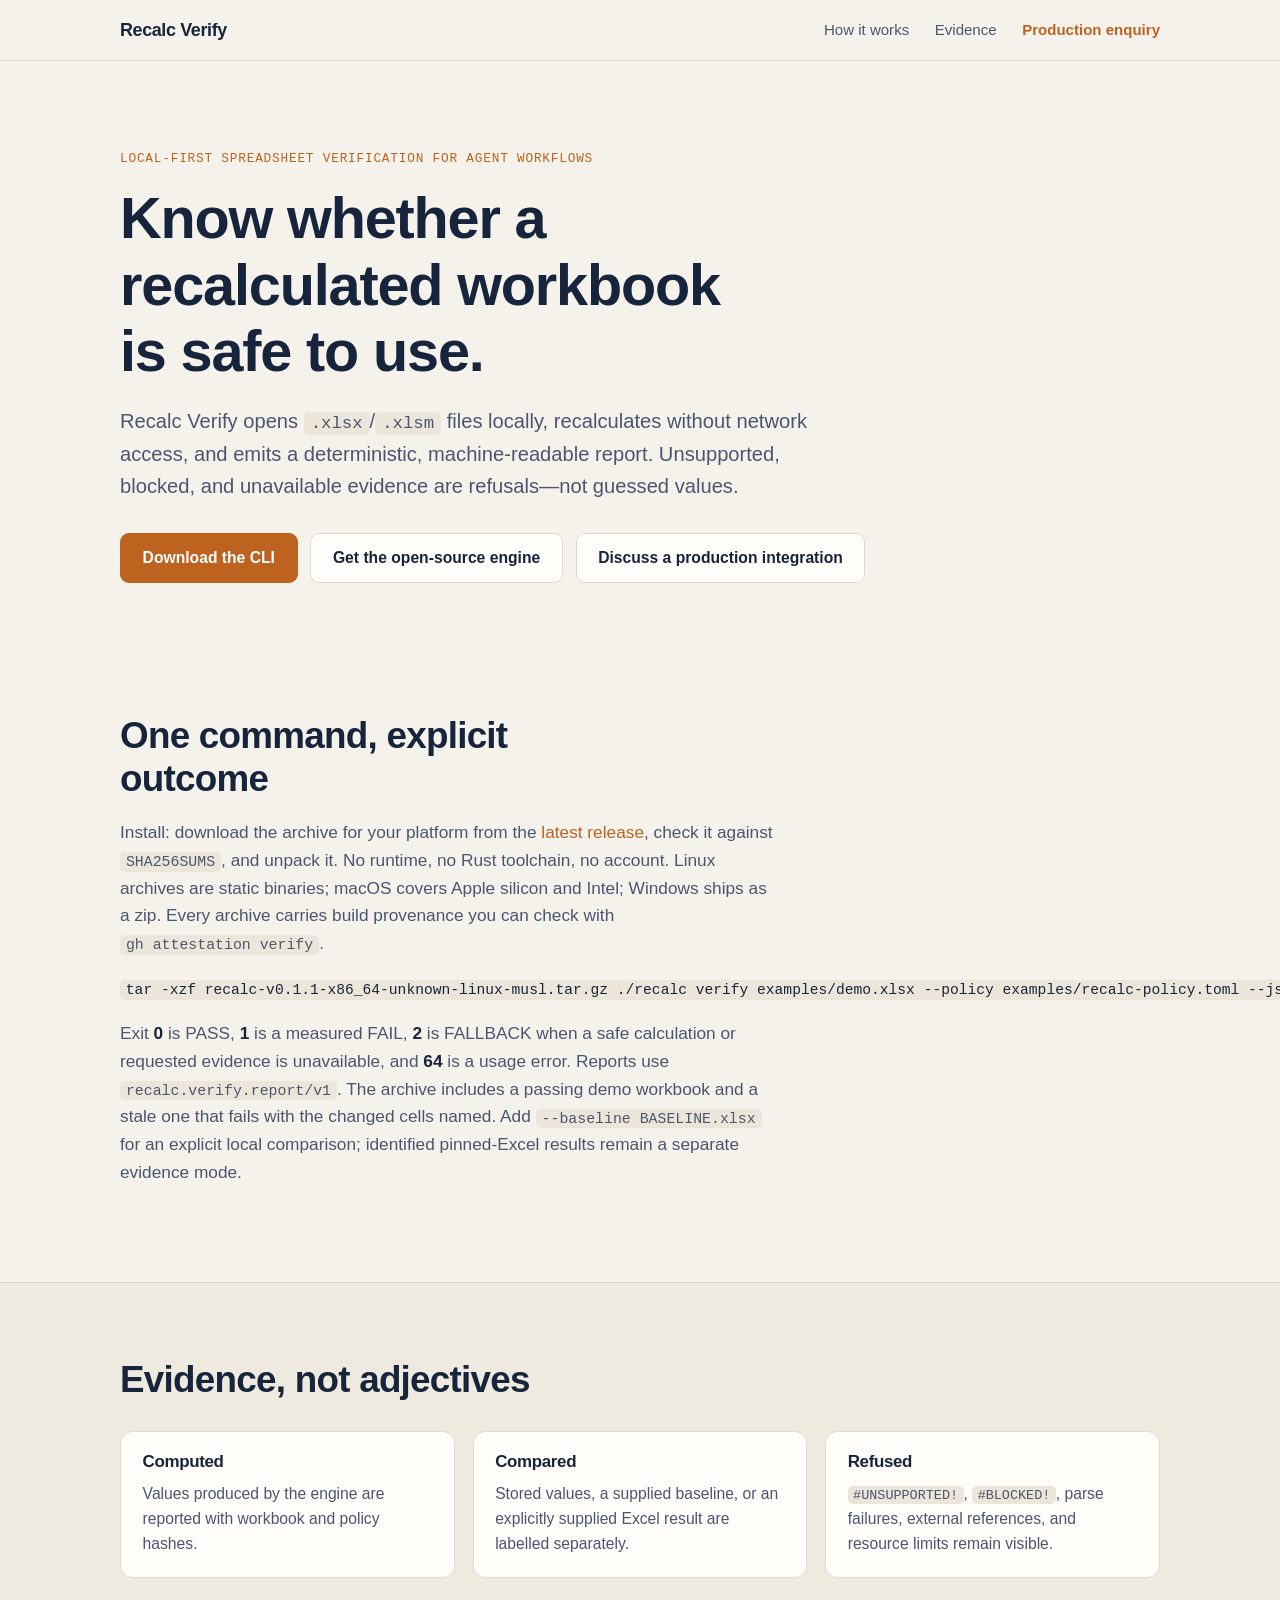
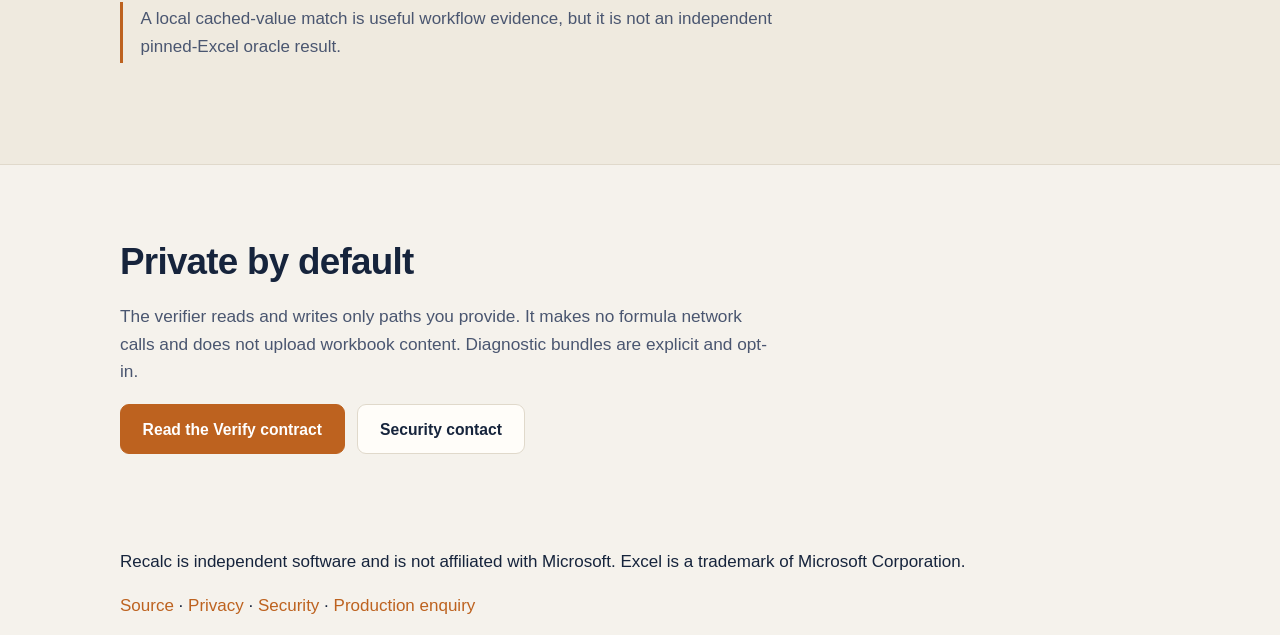
<file: index.html>
<!doctype html>
<html lang="en"><head><meta charset="utf-8"><meta name="viewport" content="width=device-width, initial-scale=1">
<title>Recalc Verify — local spreadsheet verification</title>
<link rel="canonical" href="https://recalc.tech/">
<meta name="description" content="Local-first spreadsheet verification with explicit evidence labels.">
<link rel="stylesheet" href="styles.css"></head><body>
<header class="site"><div class="container bar"><a class="brand" href="#top">Recalc Verify</a><nav class="nav"><a href="#how">How it works</a><a href="#evidence">Evidence</a><a class="nav-cta" href="mailto:info@recalc.tech?subject=Recalc%20Verify">Production enquiry</a></nav></div></header>
<main id="top"><section class="hero"><div class="container"><p class="eyebrow">Local-first spreadsheet verification for agent workflows</p><h1>Know whether a recalculated workbook is safe to use.</h1><p class="lede">Recalc Verify opens <code>.xlsx</code>/<code>.xlsm</code> files locally, recalculates without network access, and emits a deterministic, machine-readable report. Unsupported, blocked, and unavailable evidence are refusals—not guessed values.</p><div class="cta-row"><a class="btn primary" href="https://github.com/recalc-engine/recalc-engine/releases/latest">Download the CLI</a><a class="btn" href="https://github.com/recalc-engine/recalc-engine">Get the open-source engine</a><a class="btn" href="mailto:info@recalc.tech?subject=Recalc%20Verify%20production">Discuss a production integration</a></div></div></section>
<section class="section" id="how"><div class="container"><h2>One command, explicit outcome</h2><p class="section-lede">Install: download the archive for your platform from the <a href="https://github.com/recalc-engine/recalc-engine/releases/latest">latest release</a>, check it against <code>SHA256SUMS</code>, and unpack it. No runtime, no Rust toolchain, no account. Linux archives are static binaries; macOS covers Apple silicon and Intel; Windows ships as a zip. Every archive carries build provenance you can check with <code>gh attestation verify</code>.</p><pre><code>tar -xzf recalc-v0.1.1-x86_64-unknown-linux-musl.tar.gz
./recalc verify examples/demo.xlsx --policy examples/recalc-policy.toml --json report.json</code></pre><p class="section-lede">Exit <strong>0</strong> is PASS, <strong>1</strong> is a measured FAIL, <strong>2</strong> is FALLBACK when a safe calculation or requested evidence is unavailable, and <strong>64</strong> is a usage error. Reports use <code>recalc.verify.report/v1</code>. The archive includes a passing demo workbook and a stale one that fails with the changed cells named. Add <code>--baseline BASELINE.xlsx</code> for an explicit local comparison; identified pinned-Excel results remain a separate evidence mode.</p></div></section>
<section class="section band" id="evidence"><div class="container"><h2>Evidence, not adjectives</h2><div class="pillars"><div class="pillar"><h3>Computed</h3><p>Values produced by the engine are reported with workbook and policy hashes.</p></div><div class="pillar"><h3>Compared</h3><p>Stored values, a supplied baseline, or an explicitly supplied Excel result are labelled separately.</p></div><div class="pillar"><h3>Refused</h3><p><code>#UNSUPPORTED!</code>, <code>#BLOCKED!</code>, parse failures, external references, and resource limits remain visible.</p></div></div><p class="aside">A local cached-value match is useful workflow evidence, but it is not an independent pinned-Excel oracle result.</p></div></section>
<section class="section"><div class="container"><h2>Private by default</h2><p class="section-lede">The verifier reads and writes only paths you provide. It makes no formula network calls and does not upload workbook content. Diagnostic bundles are explicit and opt-in.</p><div class="cta-row"><a class="btn primary" href="https://github.com/recalc-engine/recalc-engine/blob/main/docs/specs/recalc-verify-v1.md">Read the Verify contract</a><a class="btn" href="mailto:security@recalc.tech?subject=Recalc%20security">Security contact</a></div></div></section></main>
<footer class="footer"><div class="container"><p>Recalc is independent software and is not affiliated with Microsoft. Excel is a trademark of Microsoft Corporation.</p><p><a href="https://github.com/recalc-engine/recalc-engine">Source</a> · <a href="privacy">Privacy</a> · <a href="security">Security</a> · <a href="mailto:info@recalc.tech?subject=Recalc%20Verify">Production enquiry</a></p></div></footer></body></html>
</file>
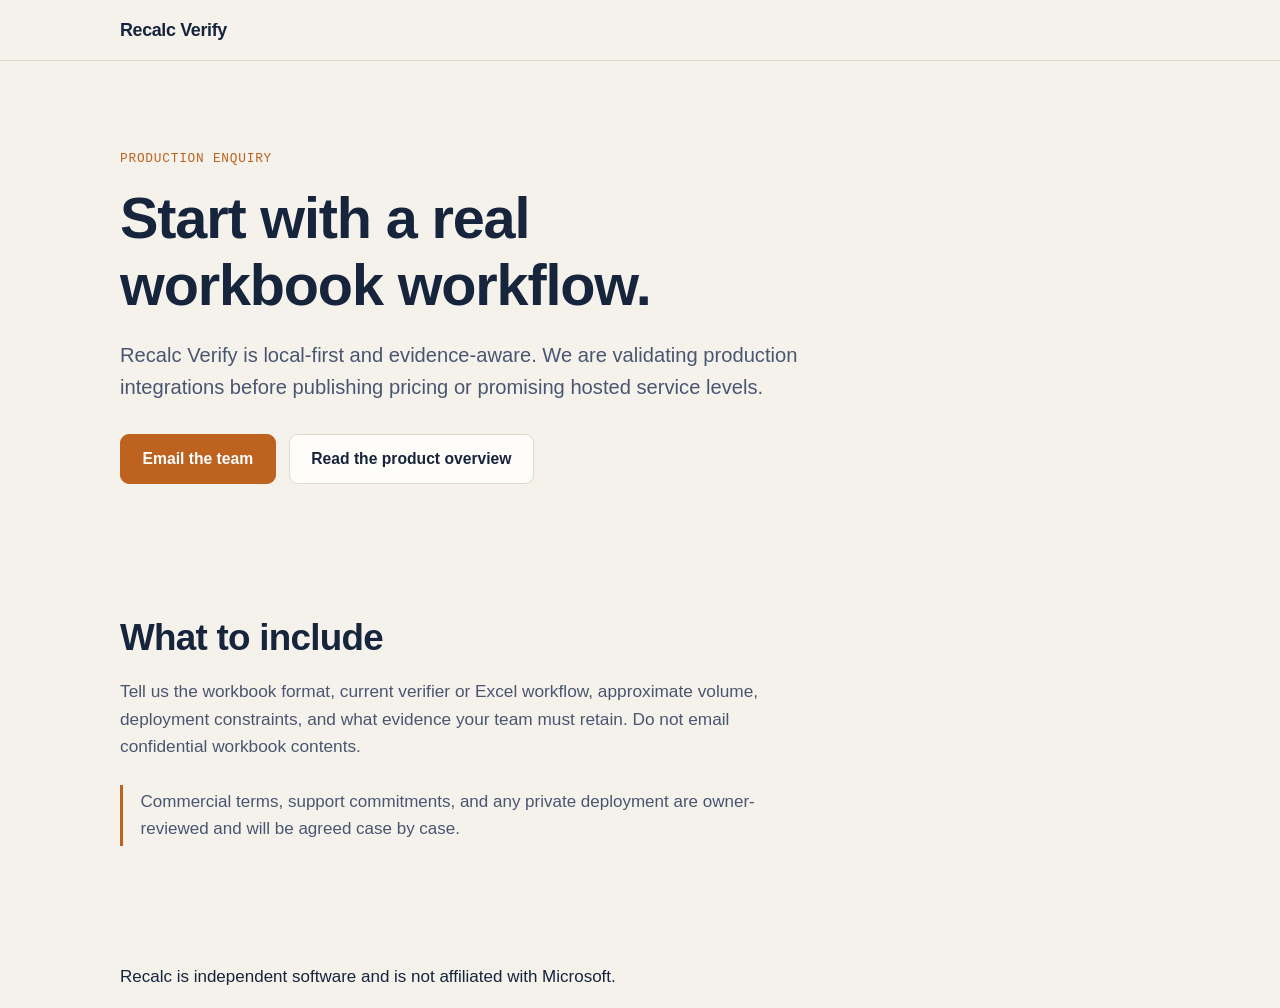
<file: pricing.html>
<!doctype html><html lang="en"><head><meta charset="utf-8"><meta name="viewport" content="width=device-width, initial-scale=1"><title>Recalc Verify — production enquiry</title><link rel="canonical" href="https://recalc.tech/pricing"><meta name="description" content="Talk with the Recalc team about production spreadsheet verification."><link rel="stylesheet" href="styles.css"></head><body><header class="site"><div class="container bar"><a class="brand" href="/">Recalc Verify</a></div></header><main><section class="hero"><div class="container"><p class="eyebrow">Production enquiry</p><h1>Start with a real workbook workflow.</h1><p class="lede">Recalc Verify is local-first and evidence-aware. We are validating production integrations before publishing pricing or promising hosted service levels.</p><div class="cta-row"><a class="btn primary" href="mailto:info@recalc.tech?subject=Recalc%20Verify%20production%20enquiry">Email the team</a><a class="btn" href="/">Read the product overview</a></div></div></section><section class="section"><div class="container"><h2>What to include</h2><p class="section-lede">Tell us the workbook format, current verifier or Excel workflow, approximate volume, deployment constraints, and what evidence your team must retain. Do not email confidential workbook contents.</p><p class="aside">Commercial terms, support commitments, and any private deployment are owner-reviewed and will be agreed case by case.</p></div></section></main><footer class="footer"><div class="container"><p>Recalc is independent software and is not affiliated with Microsoft.</p></div></footer></body></html>
</file>
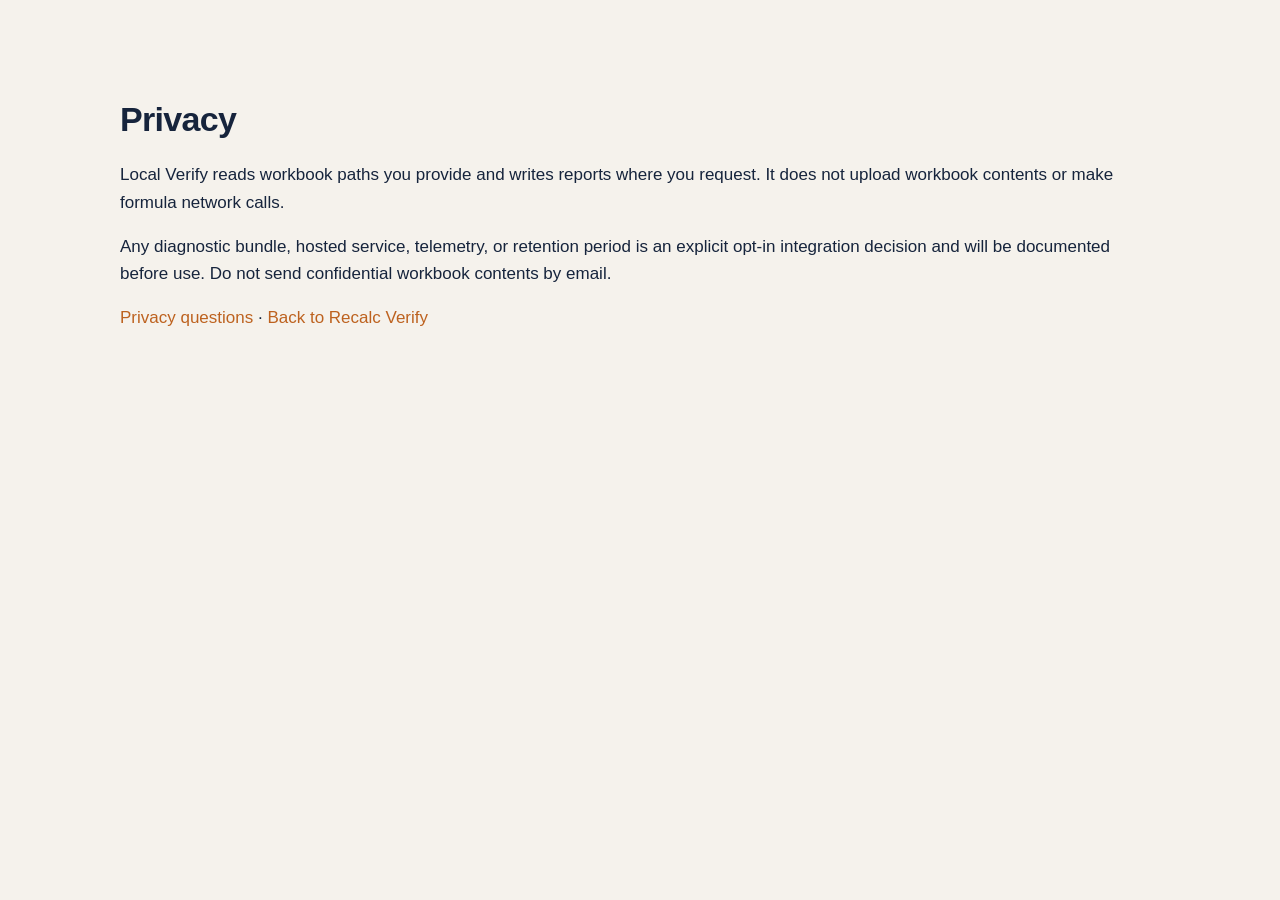
<file: privacy.html>
<!doctype html><html lang="en"><head><meta charset="utf-8"><meta name="viewport" content="width=device-width, initial-scale=1"><title>Recalc Verify — privacy</title><link rel="canonical" href="https://recalc.tech/privacy"><link rel="stylesheet" href="styles.css"></head><body><main class="section"><div class="container"><h1>Privacy</h1><p>Local Verify reads workbook paths you provide and writes reports where you request. It does not upload workbook contents or make formula network calls.</p><p>Any diagnostic bundle, hosted service, telemetry, or retention period is an explicit opt-in integration decision and will be documented before use. Do not send confidential workbook contents by email.</p><p><a href="mailto:security@recalc.tech?subject=Recalc%20privacy">Privacy questions</a> · <a href="/">Back to Recalc Verify</a></p></div></main></body></html>
</file>
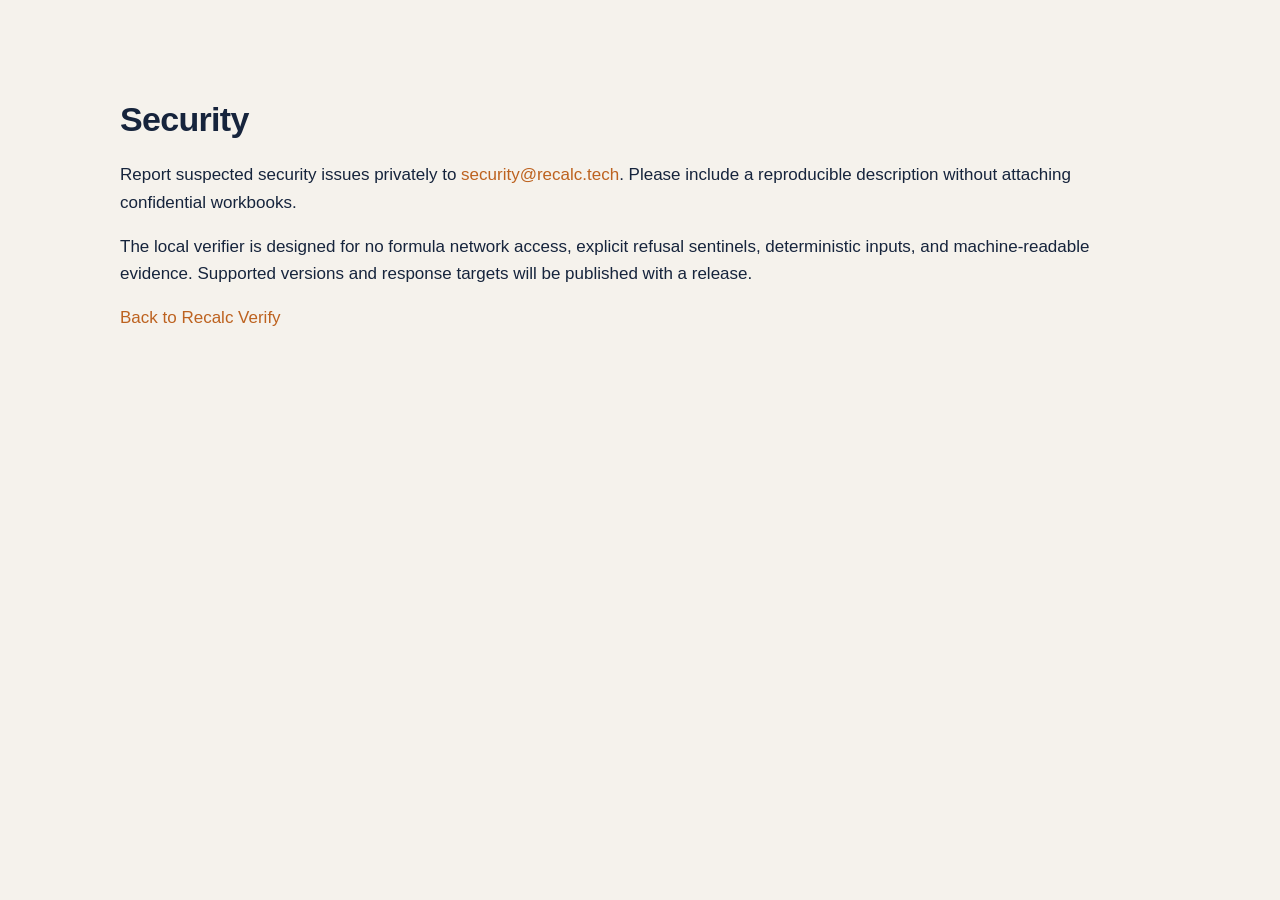
<file: security.html>
<!doctype html><html lang="en"><head><meta charset="utf-8"><meta name="viewport" content="width=device-width, initial-scale=1"><title>Recalc Verify — security</title><link rel="canonical" href="https://recalc.tech/security"><link rel="stylesheet" href="styles.css"></head><body><main class="section"><div class="container"><h1>Security</h1><p>Report suspected security issues privately to <a href="mailto:security@recalc.tech?subject=Recalc%20security">security@recalc.tech</a>. Please include a reproducible description without attaching confidential workbooks.</p><p>The local verifier is designed for no formula network access, explicit refusal sentinels, deterministic inputs, and machine-readable evidence. Supported versions and response targets will be published with a release.</p><p><a href="/">Back to Recalc Verify</a></p></div></main></body></html>
</file>
<file: styles.css>
/* Recalc — static product site styles. Ink navy + one warm accent.
   Shares the visual system of the Sheetmark site so the two properties
   read as one family. Hand-written, self-contained, light + dark. */

:root {
  color-scheme: light dark;

  --bg:        #f5f2ec;
  --bg-elev:   #fffdf9;
  --bg-band:   #efeadf;
  --ink:       #16243c;
  --ink-soft:  #4a5670;
  --ink-faint: #6b7488;
  --line:      #e0d9cb;
  --line-soft: #ece6da;
  --accent:    #bd621f;
  --accent-in: #ffffff;
  --matched:   #1f3a63;
  --declined:  #c9a86a;
  --mismatch:  #c2551b;
  --code-bg:   #ece6da;
  --term-bg:   #14202f;
  --term-ink:  #e9edf4;
  --term-dim:  #7f93ad;
  --term-accent: #e6913f;

  --maxw: 70rem;
  --radius: 12px;
  --mono: ui-monospace, "SF Mono", "SFMono-Regular", "Menlo", "Consolas", monospace;
  --sans: -apple-system, BlinkMacSystemFont, "Segoe UI", Roboto, Helvetica, Arial, sans-serif;
}

@media (prefers-color-scheme: dark) {
  :root {
    --bg:        #0a1420;
    --bg-elev:   #101d2e;
    --bg-band:   #0d1826;
    --ink:       #e9edf4;
    --ink-soft:  #a3b2c8;
    --ink-faint: #79879d;
    --line:      #1e2d43;
    --line-soft: #182437;
    --accent:    #e6913f;
    --accent-in: #10131a;
    --matched:   #4f7bb8;
    --declined:  #b99a5d;
    --mismatch:  #e06a2c;
    --code-bg:   #17263a;
    --term-bg:   #0c1826;
    --term-ink:  #e9edf4;
    --term-dim:  #6b7d96;
    --term-accent: #e6913f;
  }
}

* { box-sizing: border-box; }

html { -webkit-text-size-adjust: 100%; }

body {
  margin: 0;
  background: var(--bg);
  color: var(--ink);
  font-family: var(--sans);
  font-size: 17px;
  line-height: 1.6;
  -webkit-font-smoothing: antialiased;
  text-rendering: optimizeLegibility;
}

.container {
  width: 100%;
  max-width: var(--maxw);
  margin-inline: auto;
  padding-inline: clamp(1.1rem, 4vw, 2.5rem);
}

a { color: var(--accent); text-decoration: none; }
a:hover { text-decoration: underline; text-underline-offset: 3px; }

code {
  font-family: var(--mono);
  font-size: 0.86em;
  background: var(--code-bg);
  padding: 0.12em 0.4em;
  border-radius: 5px;
  white-space: nowrap;
}

h1, h2, h3 { line-height: 1.15; letter-spacing: -0.02em; font-weight: 650; }

/* ---------- Header ---------- */

.site {
  position: sticky;
  top: 0;
  z-index: 10;
  background: color-mix(in srgb, var(--bg) 86%, transparent);
  backdrop-filter: saturate(1.4) blur(10px);
  border-bottom: 1px solid var(--line);
}
.bar {
  display: flex;
  align-items: center;
  justify-content: space-between;
  min-height: 60px;
  gap: 1rem;
}
.brand {
  color: var(--ink);
  font-weight: 680;
  letter-spacing: -0.02em;
  font-size: 1.12rem;
}
.brand:hover { text-decoration: none; }
.nav { display: flex; gap: clamp(0.7rem, 2.4vw, 1.6rem); font-size: 0.94rem; align-items: center; }
.nav a { color: var(--ink-soft); white-space: nowrap; }
.nav a:hover { color: var(--accent); text-decoration: none; }
.nav a.nav-cta {
  color: var(--accent);
  font-weight: 600;
}
.nav-hide { }
@media (max-width: 720px) {
  .nav-hide { display: none; }
}

/* ---------- Hero ---------- */

.hero { padding-block: clamp(3rem, 8vw, 5.5rem) clamp(2rem, 5vw, 3.5rem); }
.eyebrow {
  font-family: var(--mono);
  font-size: 0.8rem;
  letter-spacing: 0.06em;
  text-transform: uppercase;
  color: var(--accent);
  margin: 0 0 1rem;
}
.hero h1 {
  font-size: clamp(2.05rem, 6vw, 3.6rem);
  margin: 0 0 1.3rem;
  max-width: 20ch;
}
.hero h1 .hl { color: var(--matched); }
@media (prefers-color-scheme: dark) { .hero h1 .hl { color: var(--accent); } }

.lede {
  font-size: clamp(1.05rem, 2.2vw, 1.26rem);
  color: var(--ink-soft);
  max-width: 62ch;
  margin: 0 0 1.9rem;
}
.lede em { color: var(--ink); font-style: normal; font-weight: 600; }

.cta-row { display: flex; flex-wrap: wrap; gap: 0.8rem; align-items: center; }
.btn {
  display: inline-block;
  padding: 0.72rem 1.35rem;
  border-radius: 9px;
  border: 1px solid var(--line);
  font-weight: 600;
  font-size: 0.98rem;
  color: var(--ink);
  background: var(--bg-elev);
  transition: transform 0.06s ease, border-color 0.15s ease;
}
.btn:hover { text-decoration: none; border-color: var(--accent); transform: translateY(-1px); }
.btn.primary { background: var(--accent); color: var(--accent-in); border-color: var(--accent); }
.btn.primary:hover { filter: brightness(1.05); }

/* Hero grid figure — the same cell-grid motif as Sheetmark */
.grid-figure { margin-top: clamp(2.2rem, 6vw, 3.6rem); max-width: 560px; }
.grid-figure .cell rect { stroke: var(--line-soft); stroke-width: 1; }
.cell.matched  rect { fill: color-mix(in srgb, var(--matched) 20%, var(--bg-elev)); }
.cell.declined rect { fill: color-mix(in srgb, var(--declined) 40%, var(--bg-elev)); }
.cell.mismatch rect { fill: var(--mismatch); }
.grid-legend {
  list-style: none;
  display: flex;
  flex-wrap: wrap;
  gap: 0.5rem 1.4rem;
  padding: 0;
  margin: 1.1rem 0 0;
  font-size: 0.85rem;
  color: var(--ink-soft);
}
.grid-legend li { display: inline-flex; align-items: center; gap: 0.5rem; }
.swatch { width: 13px; height: 13px; border-radius: 3px; display: inline-block; }
.swatch.matched  { background: color-mix(in srgb, var(--matched) 55%, var(--bg-elev)); }
.swatch.declined { background: var(--declined); }
.swatch.mismatch { background: var(--mismatch); }

/* ---------- Sections ---------- */

.section { padding-block: clamp(2.8rem, 7vw, 4.8rem); }
.section h2 {
  font-size: clamp(1.6rem, 3.6vw, 2.3rem);
  margin: 0 0 1.2rem;
  max-width: 24ch;
}
.band {
  background: var(--bg-band);
  border-block: 1px solid var(--line);
}

.section-lede {
  font-size: 1.08rem;
  color: var(--ink-soft);
  max-width: 68ch;
  margin: 0 0 1.15rem;
}
.section-lede strong { color: var(--ink); }
.section-lede em { color: var(--ink); font-style: normal; font-weight: 600; }
.provenance {
  font-family: var(--mono);
  font-size: 0.82rem;
  color: var(--ink-faint);
  margin: -0.4rem 0 1.4rem;
  line-height: 1.7;
}

/* Two-option problem cards */
.options {
  display: grid;
  grid-template-columns: repeat(auto-fit, minmax(260px, 1fr));
  gap: 1.1rem;
  margin-top: 1.8rem;
}
.option {
  background: var(--bg-elev);
  border: 1px solid var(--line);
  border-radius: var(--radius);
  padding: 1.4rem 1.4rem;
}
.option h3 { font-size: 1.1rem; margin: 0 0 0.6rem; }
.option p { margin: 0; color: var(--ink-soft); font-size: 0.98rem; }
.option .verdict {
  display: inline-block;
  margin-bottom: 0.8rem;
  font-family: var(--mono);
  font-size: 0.72rem;
  letter-spacing: 0.06em;
  text-transform: uppercase;
  color: var(--mismatch);
}

/* Pillars + cards */
.pillars, .cards {
  display: grid;
  grid-template-columns: repeat(auto-fit, minmax(230px, 1fr));
  gap: 1.1rem;
  margin-top: 1.8rem;
}
.pillar, .card {
  background: var(--bg-elev);
  border: 1px solid var(--line);
  border-radius: var(--radius);
  padding: 1.3rem 1.35rem;
}
.pillar h3, .card h3 {
  font-size: 1.06rem;
  margin: 0 0 0.55rem;
}
.card h3 { color: var(--accent); font-family: var(--mono); font-size: 0.82rem; letter-spacing: 0.08em; text-transform: uppercase; }
.pillar p, .card p { margin: 0; color: var(--ink-soft); font-size: 0.98rem; }

/* Pull-quote */
.pullquote {
  border-left: 3px solid var(--accent);
  padding: 0.4rem 0 0.4rem 1.3rem;
  margin: 1.8rem 0;
  font-size: 1.15rem;
  color: var(--ink);
  max-width: 64ch;
}
.pullquote strong { color: var(--accent); }

/* ---------- Funnel ---------- */

.funnel { margin: 1.8rem 0 1.6rem; }
.funnel-bar {
  display: flex;
  height: 58px;
  border-radius: 10px;
  overflow: hidden;
  border: 1px solid var(--line);
  background: var(--bg-elev);
}
.seg {
  display: flex;
  align-items: center;
  justify-content: flex-start;
  padding-left: 0.8rem;
  min-width: 0;
  color: #fff;
  font-family: var(--mono);
  font-size: 0.9rem;
  font-weight: 600;
  overflow: hidden;
}
.seg.matched  { background: var(--matched); }
.seg.declined { background: var(--declined); color: #2a1e07; }
.seg.mismatch { background: var(--mismatch); }
.seg-label { white-space: nowrap; }

.buckets {
  display: grid;
  grid-template-columns: repeat(auto-fit, minmax(210px, 1fr));
  gap: 1.1rem;
  margin-bottom: 2.2rem;
}
.bucket {
  background: var(--bg-elev);
  border: 1px solid var(--line);
  border-left-width: 4px;
  border-radius: var(--radius);
  padding: 1.2rem 1.3rem;
}
.bucket.matched  { border-left-color: var(--matched); }
.bucket.declined { border-left-color: var(--declined); }
.bucket.mismatch { border-left-color: var(--mismatch); }
.bucket-tag {
  font-size: 0.8rem; letter-spacing: 0.06em; text-transform: uppercase;
  color: var(--ink-faint); margin: 0 0 0.5rem; font-family: var(--mono);
}
.bucket-num {
  font-family: var(--mono);
  font-size: clamp(1.7rem, 4vw, 2.15rem);
  font-weight: 600;
  letter-spacing: -0.02em;
  margin: 0;
  color: var(--ink);
}
.bucket-sub { margin: 0.1rem 0 0.7rem; font-size: 0.86rem; color: var(--ink-soft); font-family: var(--mono); }
.bucket-note { margin: 0; font-size: 0.92rem; color: var(--ink-soft); }

/* ---------- Tables ---------- */

.table-scroll { overflow-x: auto; margin: 1.6rem 0; -webkit-overflow-scrolling: touch; }
table.data {
  width: 100%;
  border-collapse: collapse;
  min-width: 34rem;
  background: var(--bg-elev);
  border: 1px solid var(--line);
  border-radius: var(--radius);
  overflow: hidden;
}
table.data th, table.data td { padding: 0.85rem 1.1rem; text-align: left; vertical-align: top; }
table.data thead th {
  font-family: var(--mono);
  font-size: 0.74rem;
  letter-spacing: 0.08em;
  text-transform: uppercase;
  color: var(--ink-faint);
  background: color-mix(in srgb, var(--ink) 5%, transparent);
  border-bottom: 1px solid var(--line);
  font-weight: 600;
}
table.data thead th:not(:first-child) { text-align: right; }
table.data tbody tr + tr th, table.data tbody tr + tr td { border-top: 1px solid var(--line-soft); }
table.data tbody th[scope="row"] { font-weight: 600; color: var(--ink); max-width: 26rem; }
table.data tbody td {
  font-family: var(--mono);
  text-align: right;
  font-variant-numeric: tabular-nums;
  white-space: nowrap;
  color: var(--ink-soft);
}
table.data td.big { color: var(--ink); font-size: 1.12rem; font-weight: 600; }
.th-sub { display: block; font-weight: 400; font-size: 0.86rem; color: var(--ink-faint); margin-top: 0.15rem; }
.th-sub code { font-size: 0.8em; }

.notes { margin: 0.5rem 0 1.4rem; padding-left: 1.1rem; color: var(--ink-soft); }
.notes li { margin-bottom: 0.5rem; }
.notes strong { color: var(--ink); }

.aside {
  border-left: 3px solid var(--accent);
  padding: 0.2rem 0 0.2rem 1.1rem;
  margin: 1.5rem 0;
  color: var(--ink-soft);
  max-width: 70ch;
}
.aside em { color: var(--ink); font-style: normal; font-weight: 600; }

.doc-links { margin-top: 1.8rem; color: var(--ink-soft); font-size: 1.02rem; }

/* ---------- How it works: steps ---------- */

.steps {
  display: grid;
  grid-template-columns: repeat(auto-fit, minmax(230px, 1fr));
  gap: 1.1rem;
  margin-top: 1.8rem;
  counter-reset: step;
}
.step {
  background: var(--bg-elev);
  border: 1px solid var(--line);
  border-radius: var(--radius);
  padding: 1.3rem 1.35rem;
  position: relative;
}
.step h3 { font-size: 1.05rem; margin: 0 0 0.5rem; display: flex; align-items: baseline; gap: 0.6rem; }
.step .step-n {
  font-family: var(--mono);
  font-size: 0.9rem;
  color: var(--accent);
  font-weight: 700;
}
.step p { margin: 0; color: var(--ink-soft); font-size: 0.96rem; }

/* ---------- Install / terminal blocks ---------- */

.install {
  background: var(--term-bg);
  border: 1px solid var(--line);
  border-radius: var(--radius);
  padding: 1.15rem 1.3rem;
  margin: 1.6rem 0;
  overflow-x: auto;
  -webkit-overflow-scrolling: touch;
}
.install pre {
  margin: 0;
  font-family: var(--mono);
  font-size: 0.9rem;
  line-height: 1.75;
  color: var(--term-ink);
  white-space: pre;
}
.install .prompt { color: var(--term-accent); user-select: none; }
.install .comment { color: var(--term-dim); }
.install code { background: none; padding: 0; white-space: pre; font-size: inherit; color: inherit; }

.bindings {
  display: grid;
  grid-template-columns: repeat(auto-fit, minmax(220px, 1fr));
  gap: 1.1rem;
  margin-top: 1.6rem;
}
.binding {
  background: var(--bg-elev);
  border: 1px solid var(--line);
  border-radius: var(--radius);
  padding: 1.2rem 1.3rem;
}
.binding h3 {
  font-family: var(--mono);
  font-size: 0.82rem;
  letter-spacing: 0.08em;
  text-transform: uppercase;
  color: var(--accent);
  margin: 0 0 0.5rem;
}
.binding p { margin: 0 0 0.7rem; color: var(--ink-soft); font-size: 0.95rem; }
.binding .cmd {
  font-family: var(--mono);
  font-size: 0.84rem;
  color: var(--ink);
  background: var(--code-bg);
  padding: 0.4rem 0.6rem;
  border-radius: 6px;
  display: block;
  overflow-x: auto;
  white-space: nowrap;
}

/* ---------- Pricing / terms ---------- */

.price-hero {
  padding-block: clamp(2.6rem, 7vw, 4rem) clamp(1.4rem, 4vw, 2.2rem);
}
.price-tag {
  font-family: var(--mono);
  font-size: clamp(2.4rem, 7vw, 3.6rem);
  font-weight: 650;
  letter-spacing: -0.03em;
  color: var(--ink);
  margin: 0.4rem 0 0.2rem;
}
.price-tag .per { font-size: 0.4em; color: var(--ink-faint); font-weight: 500; letter-spacing: 0; }
.price-block {
  background: var(--bg-elev);
  border: 1px solid var(--line);
  border-radius: var(--radius);
  padding: 1.6rem 1.7rem;
  margin: 1.8rem 0;
  max-width: 56ch;
  font-size: 1.1rem;
  color: var(--ink);
}
.price-block strong { color: var(--accent); }

.terms {
  display: grid;
  grid-template-columns: repeat(auto-fit, minmax(240px, 1fr));
  gap: 1.1rem;
  margin-top: 1.8rem;
}
.term {
  background: var(--bg-elev);
  border: 1px solid var(--line);
  border-radius: var(--radius);
  padding: 1.25rem 1.35rem;
}
.term h3 {
  font-size: 0.8rem;
  letter-spacing: 0.06em;
  text-transform: uppercase;
  font-family: var(--mono);
  color: var(--ink-faint);
  margin: 0 0 0.55rem;
}
.term p { margin: 0; color: var(--ink-soft); font-size: 0.98rem; }
.term p strong { color: var(--ink); }

.checklist { list-style: none; padding: 0; margin: 1.6rem 0; max-width: 64ch; }
.checklist li {
  position: relative;
  padding-left: 1.7rem;
  margin-bottom: 0.85rem;
  color: var(--ink-soft);
}
.checklist li::before {
  content: "";
  position: absolute;
  left: 0;
  top: 0.55em;
  width: 8px;
  height: 8px;
  border-radius: 2px;
  background: var(--accent);
}
.checklist li strong { color: var(--ink); }

.who {
  display: grid;
  grid-template-columns: repeat(auto-fit, minmax(240px, 1fr));
  gap: 1.1rem;
  margin-top: 1.6rem;
}
.who div {
  background: var(--bg-elev);
  border: 1px solid var(--line);
  border-radius: var(--radius);
  padding: 1.15rem 1.3rem;
  color: var(--ink-soft);
  font-size: 0.96rem;
}
.who strong { color: var(--ink); display: block; margin-bottom: 0.3rem; }

/* ---------- FAQ ---------- */

.faq { margin-top: 1.6rem; border-top: 1px solid var(--line); }
.faq details { border-bottom: 1px solid var(--line); }
.faq summary {
  cursor: pointer;
  list-style: none;
  padding: 1.1rem 2.2rem 1.1rem 0;
  position: relative;
  font-weight: 600;
  font-size: 1.05rem;
  color: var(--ink);
}
.faq summary::-webkit-details-marker { display: none; }
.faq summary::after {
  content: "+";
  position: absolute;
  right: 0.2rem;
  top: 50%;
  transform: translateY(-50%);
  font-family: var(--mono);
  font-size: 1.4rem;
  color: var(--accent);
  line-height: 1;
}
.faq details[open] summary::after { content: "−"; }
.faq details p {
  margin: 0 0 1.2rem;
  color: var(--ink-soft);
  max-width: 72ch;
}
.faq details p:last-child { margin-bottom: 1.2rem; }

/* ---------- Final CTA ---------- */

.final-cta { text-align: left; }
.final-cta h2 { max-width: 22ch; }

/* ---------- Footer ---------- */

.site-foot {
  border-top: 1px solid var(--line);
  background: var(--bg-band);
  padding-block: 2.6rem;
  margin-top: 1rem;
}
.trademark {
  color: var(--ink-soft);
  font-size: 0.92rem;
  max-width: 78ch;
  margin: 0 0 1rem;
}
.foot-meta {
  color: var(--ink-faint);
  font-size: 0.85rem;
  margin: 0;
}
.foot-meta a { color: var(--ink-soft); }

/* ---------- Responsive ---------- */

@media (max-width: 620px) {
  body { font-size: 16px; }
  .nav { gap: 0.9rem; font-size: 0.88rem; }
  .brand { font-size: 1rem; }
  .seg { font-size: 0.8rem; padding-left: 0.5rem; }
  .seg.mismatch { min-width: 4px; }
}

@media (prefers-reduced-motion: no-preference) {
  html { scroll-behavior: smooth; }
}
</file>
